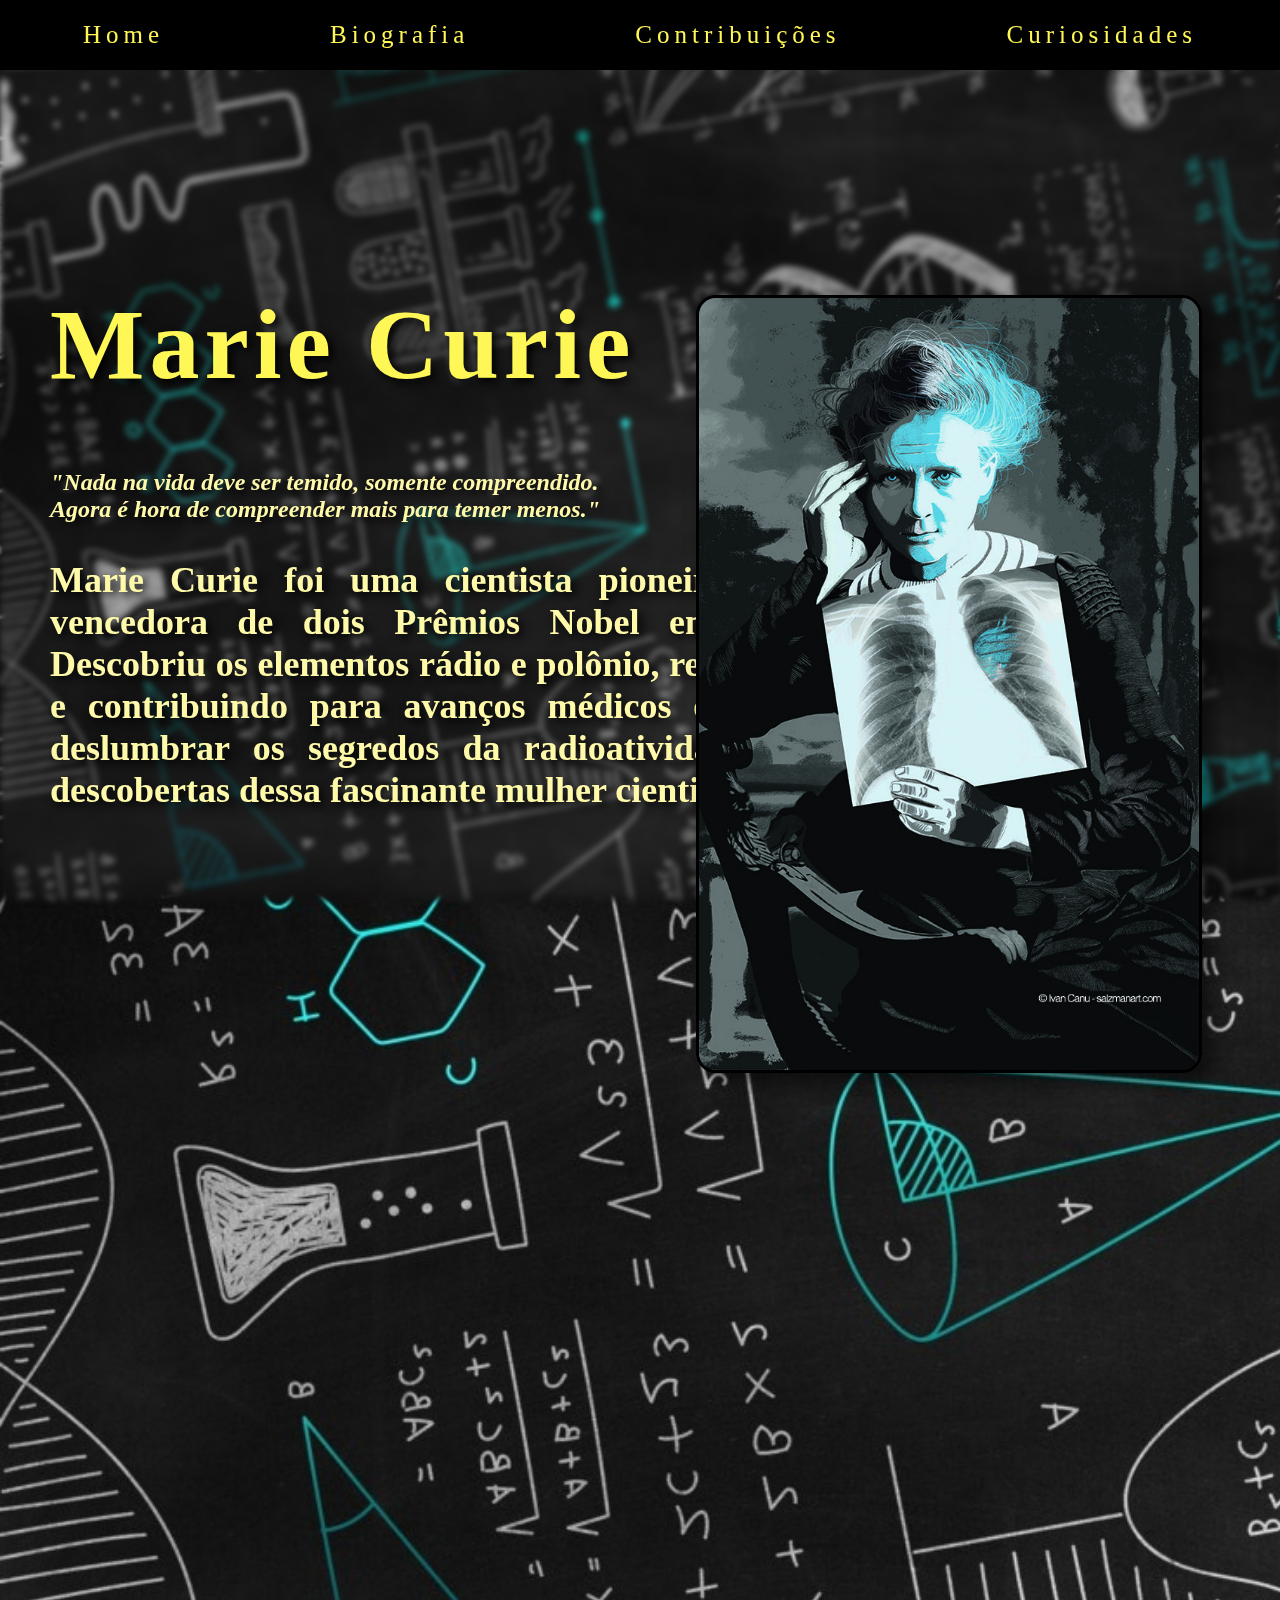
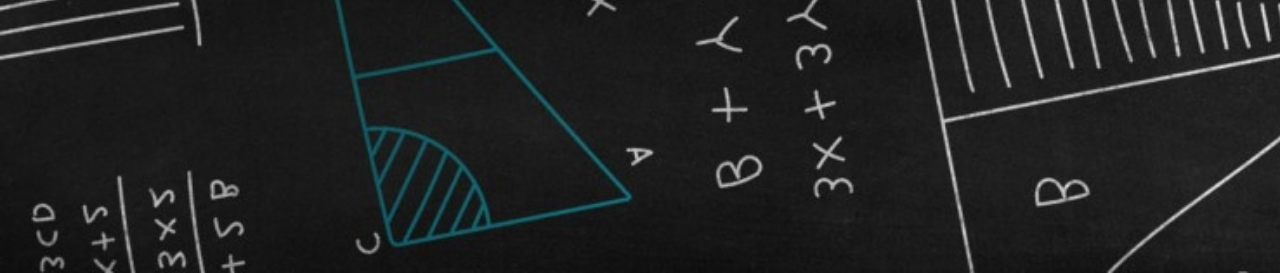
<file: index.html>
</html>
<!DOCTYPE html>
<html lang="en">
<head>
    <meta charset="UTF-8">
    <meta name="viewport" content="width=device-width, initial-scale=1.0">
    <title>Biografia - Marie Curie</title>
    <style>
        body {
            background-image: url('IMG/quimica3.jpg'); 
            background-size: cover; 
            background-repeat: no-repeat; 
            margin: 0;
            padding: 0;
            overflow: hidden;
        }
        
        body::before {
            content: "";
            position: fixed;
            top: 0;
            left: 0;
            width: 100%;
            height: 100%;
            background-image: url('IMG/quimica3.jpg');
            background-size: cover;
            background-repeat: no-repeat;
            filter: blur(3px); /* Desfoque no fundo */
            z-index: -1;
        }
        
        header {
            height: 70px;
            width: 100%;
            background-color: #000000;
            display: flex;
            justify-content: space-around;
            align-items: center;
        }
        
        header a {
            font-size: 25px;
            letter-spacing: 5px;
            color: #FFF755;
            text-decoration: none;
            transition: transform 0.2s ease;
            font-family: 'Times New Roman', Times, serif;
        }
        
        header a:hover {
            transform: scale(1.2);
        }
        
        #container {
            width: 90%;
            height: 50%;
            padding: 50px;
            position: relative;
            top: 100px;
        }
        
        #container #titulo {
            font-size: 100px;
            font-weight: bold;
            letter-spacing: 5px;
            font-family: 'Times New Roman', Times, serif;
            color: #FFF755;
            text-shadow: 4px 4px 10px rgba(0, 0, 0, 1); }
        
        #container #texto {
            width: 1000px;
            height: 600px;
            color: #fffaaa;
            font-size: 36px;
            font-family: 'Times New Roman', Times, serif;
            text-align: justify;
            text-shadow: 4px 4px 10px rgba(0, 0, 0, 1); 
            font-weight: bold;}
            
        
        #container #frase {
            font-size: 24px;
            color: #fffaaa;
            text-shadow: 4px 4px 10px rgba(0, 0, 0, 1); 
            font-weight: bold ;}
            
        
        #marie-curie {
            float: right;
            position: relative;
            bottom: 900px;
            border: solid;
            border-color: #000000;
            border-radius: 20px;
            box-shadow: 10px 10px 20px rgba(0, 0, 0, 0.5);
            height: auto;
            width: 500px;
        }        
    </style>
</head>
<body>
    <header>
        <a href="index.html">Home</a>
        <a href="pages/biografia.html">Biografia</a>
        <a href="pages/obras.html">Contribuições</a>
        <a href="pages/curiosidades.html">Curiosidades</a>
    </header>
    <main>
        <div id="container">
            <h1 id="titulo">Marie Curie</h1>
            <p id="frase"> 
                <i>"Nada na vida deve ser temido, somente compreendido. <br>
                    Agora é hora de compreender mais para temer menos."</i>
            </p>
            <p id="texto">
                Marie Curie foi uma cientista pioneira na radioatividade, 
                vencedora de dois Prêmios Nobel em Física e Química. 
                Descobriu os elementos rádio e polônio, 
                revolucionando a ciência e contribuindo para avanços médicos e tecnológicos. 
                Vamos deslumbrar os segredos da radioatividade, 
                e contemplar as descobertas dessa fascinante mulher cientista? 
            </p>
            <img id="marie-curie" src="IMG/marie-principal.jpg">
        </div>
    </main>
</body>
</html>
</file>
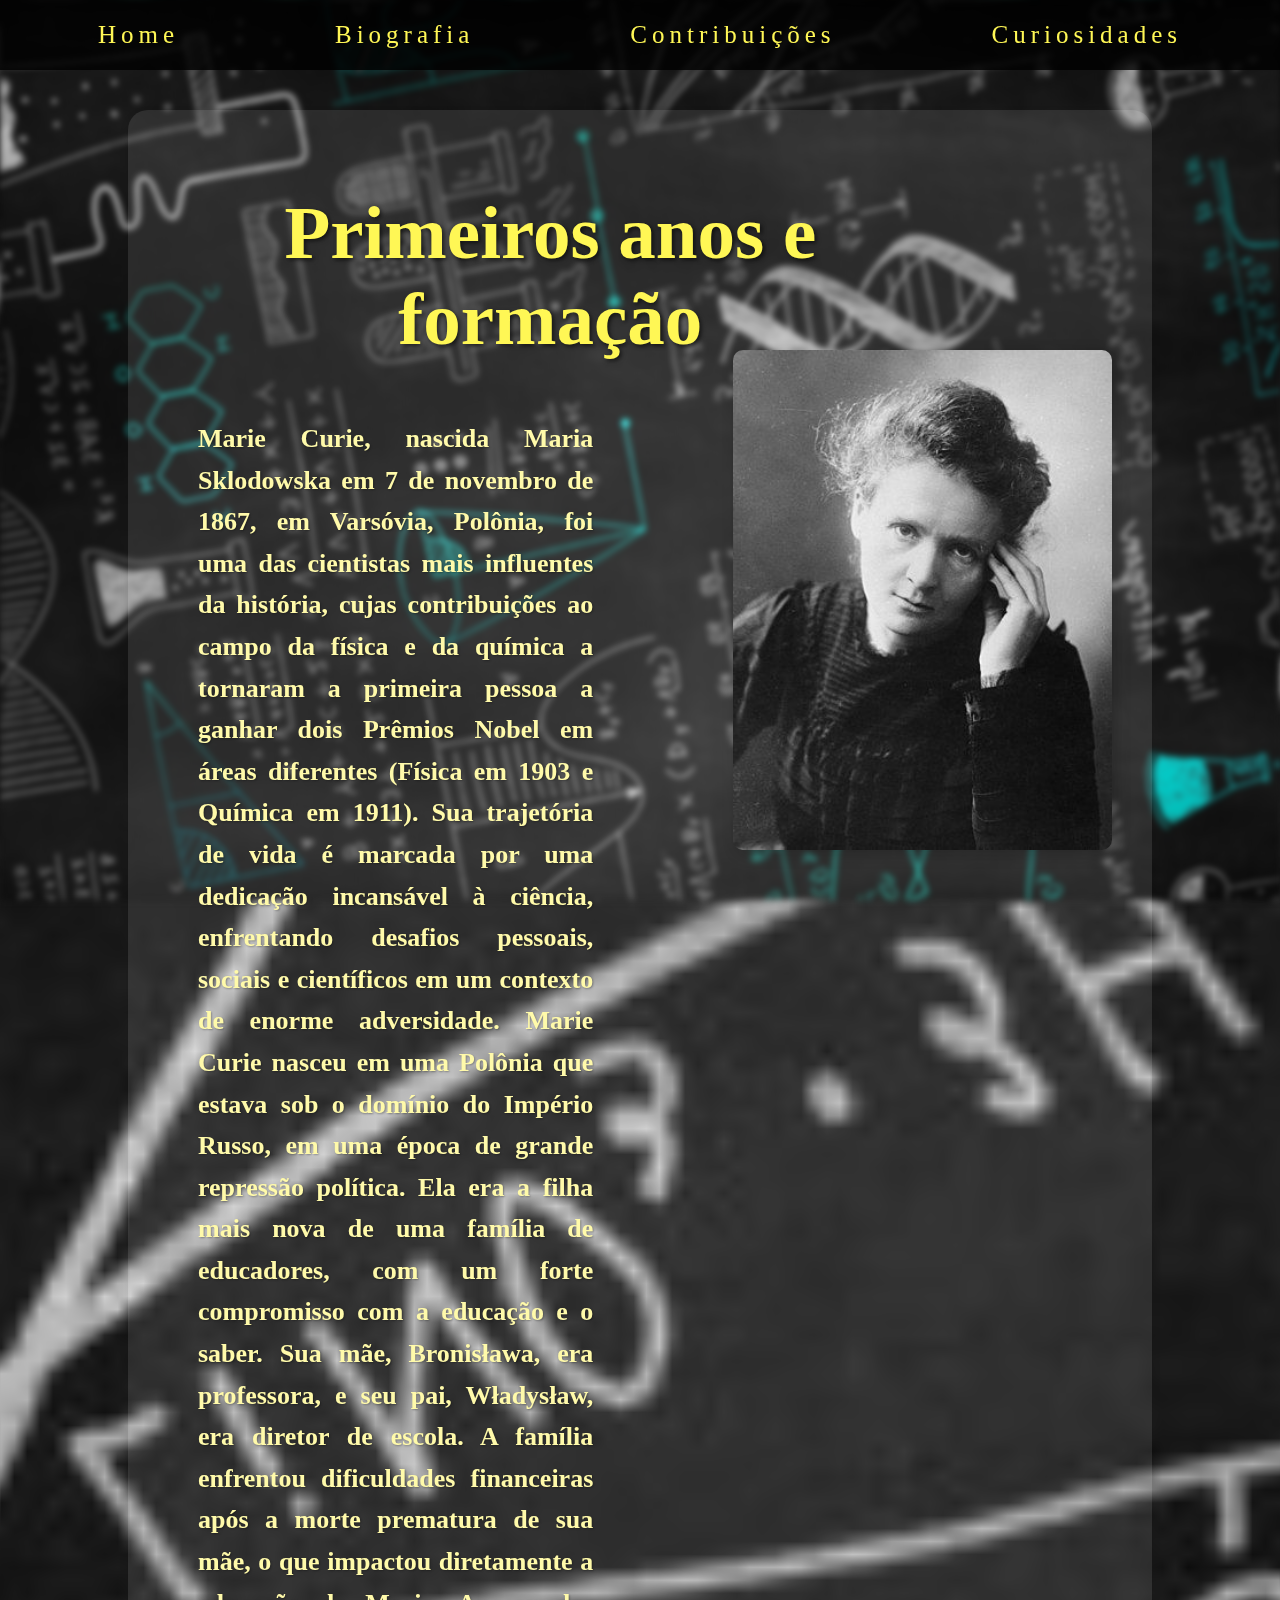
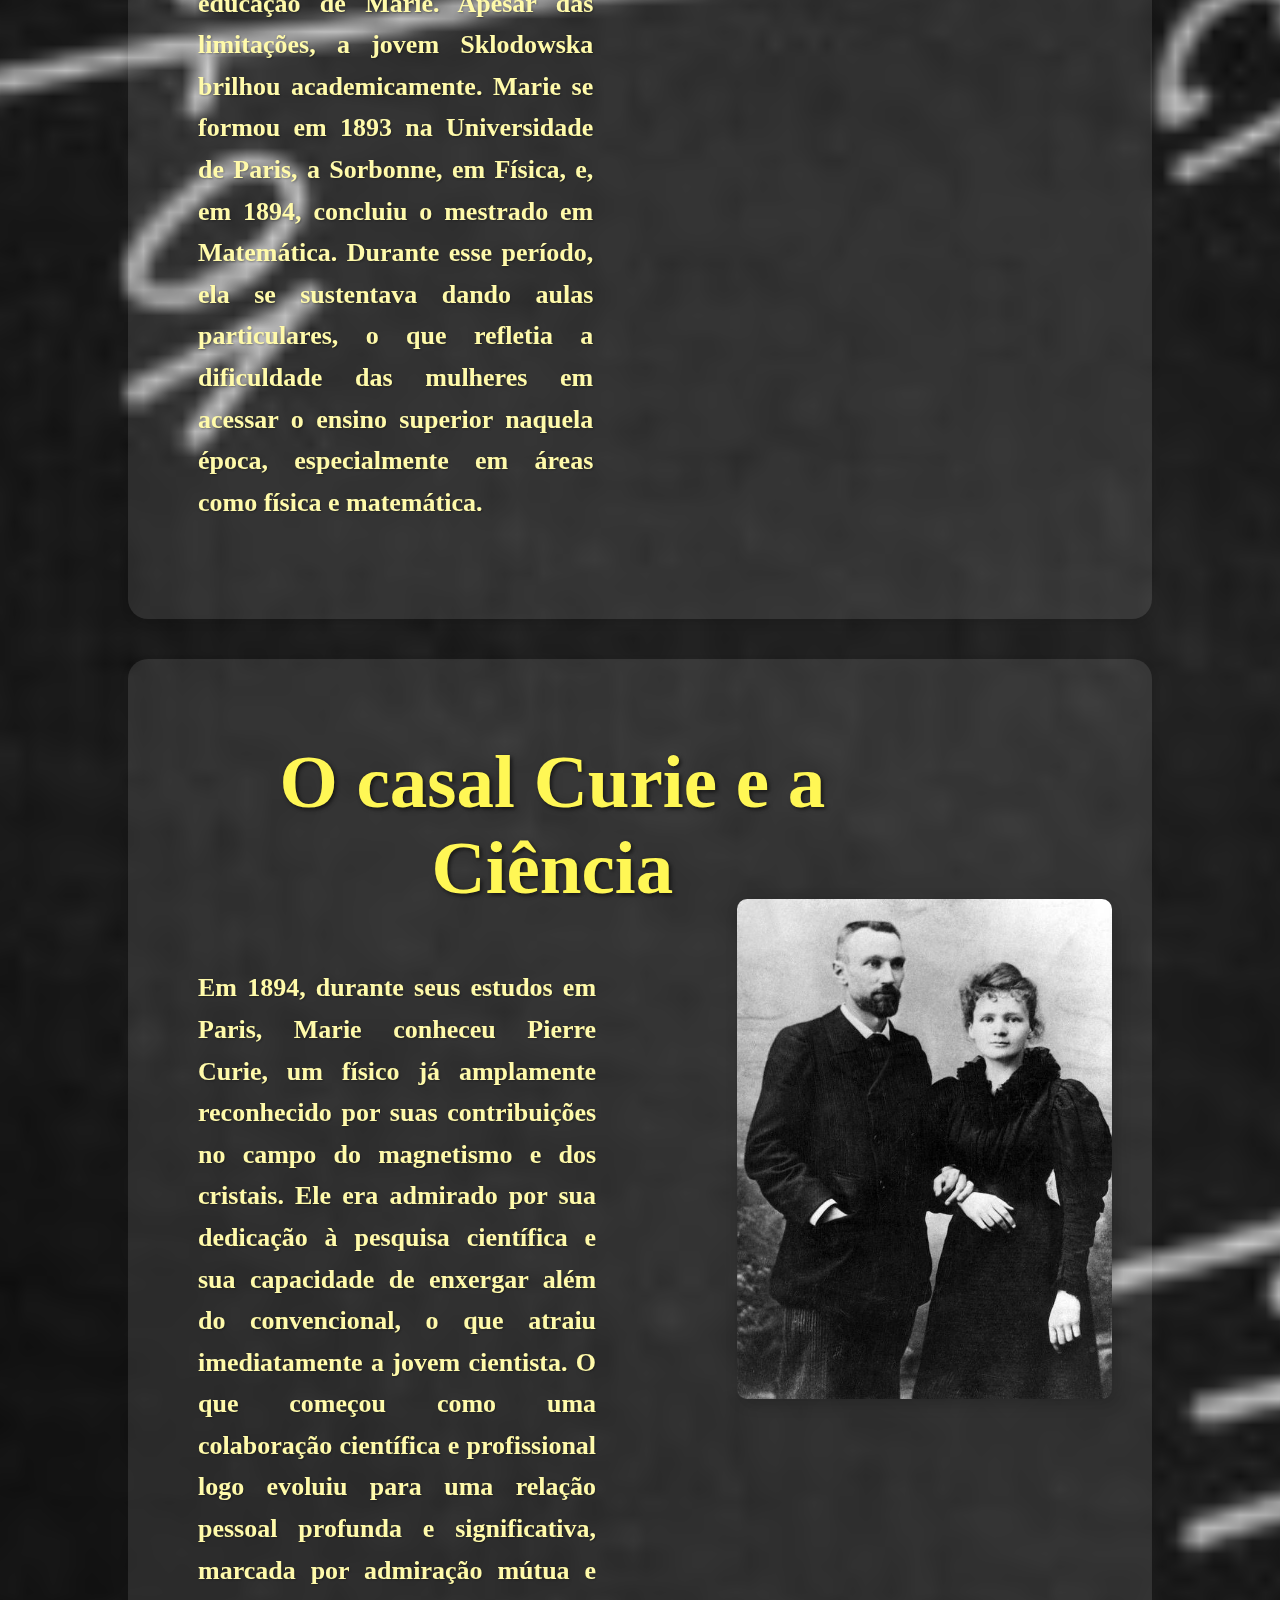
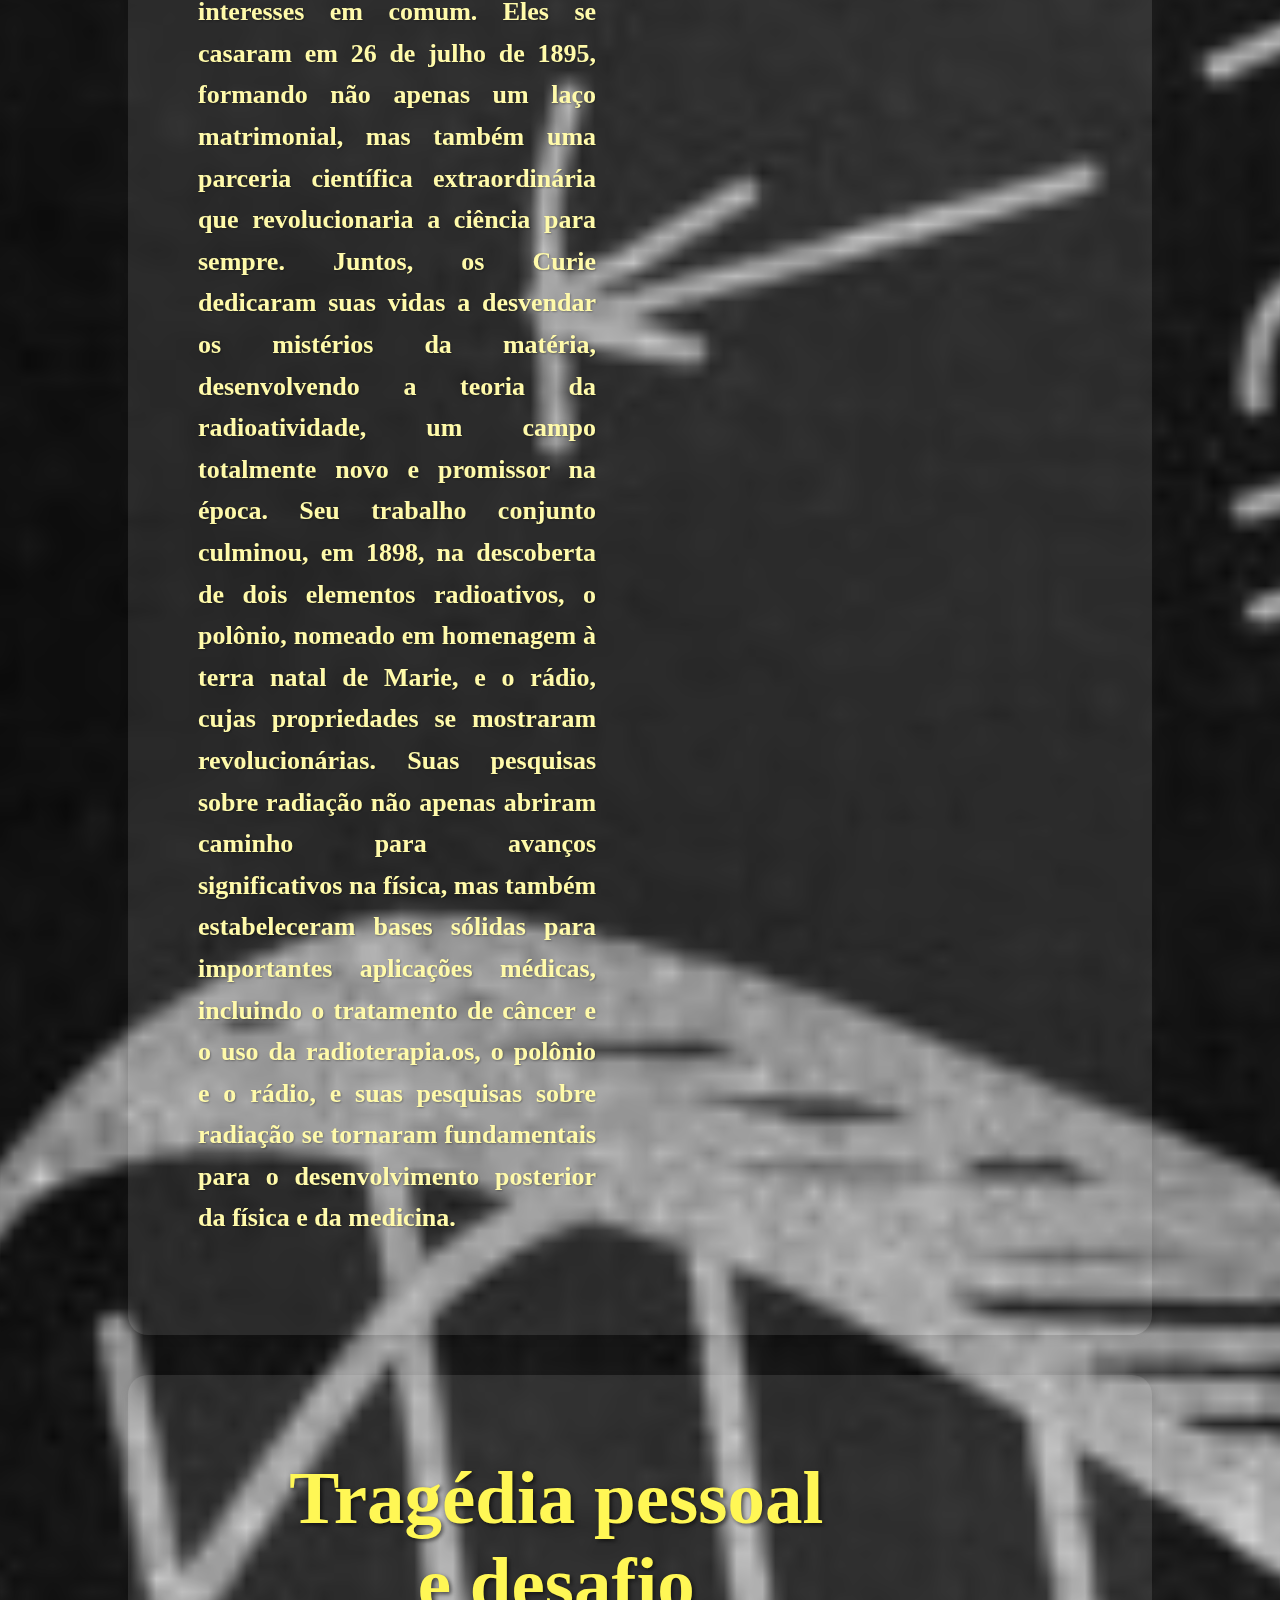
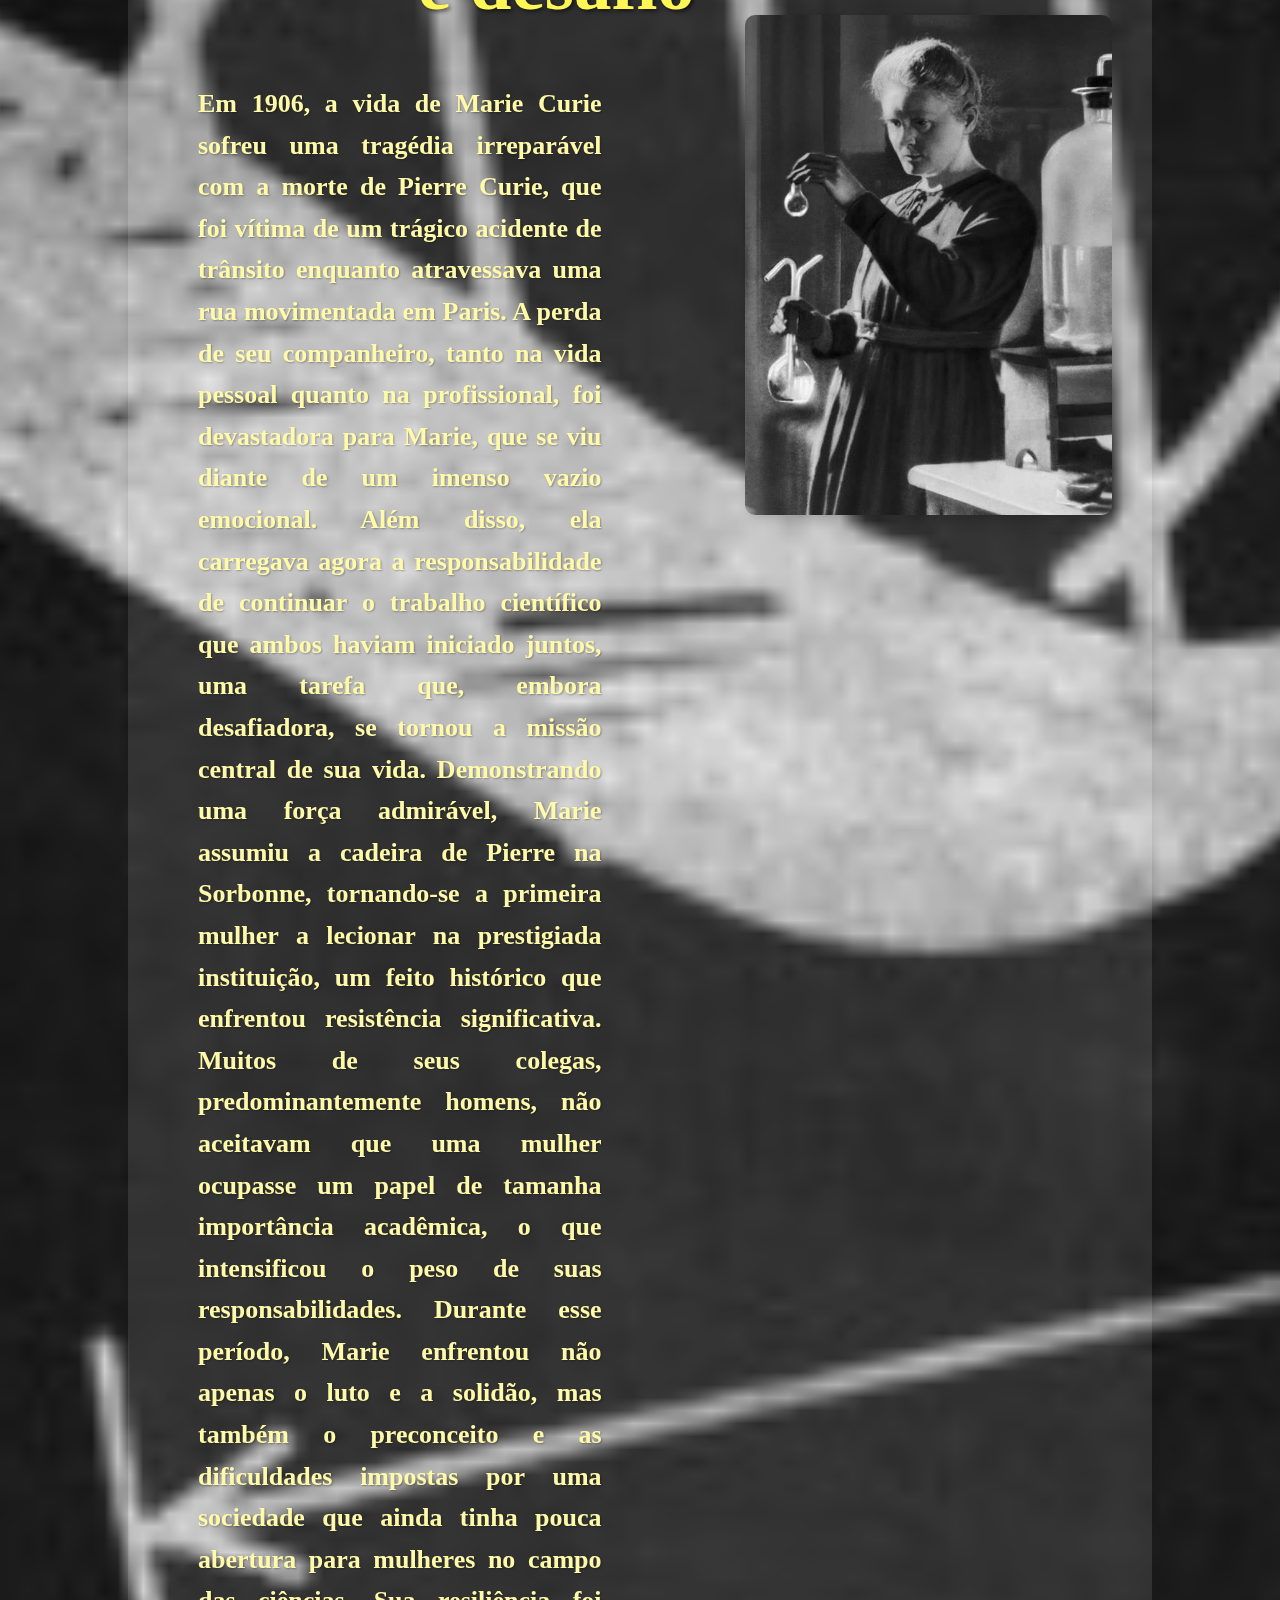
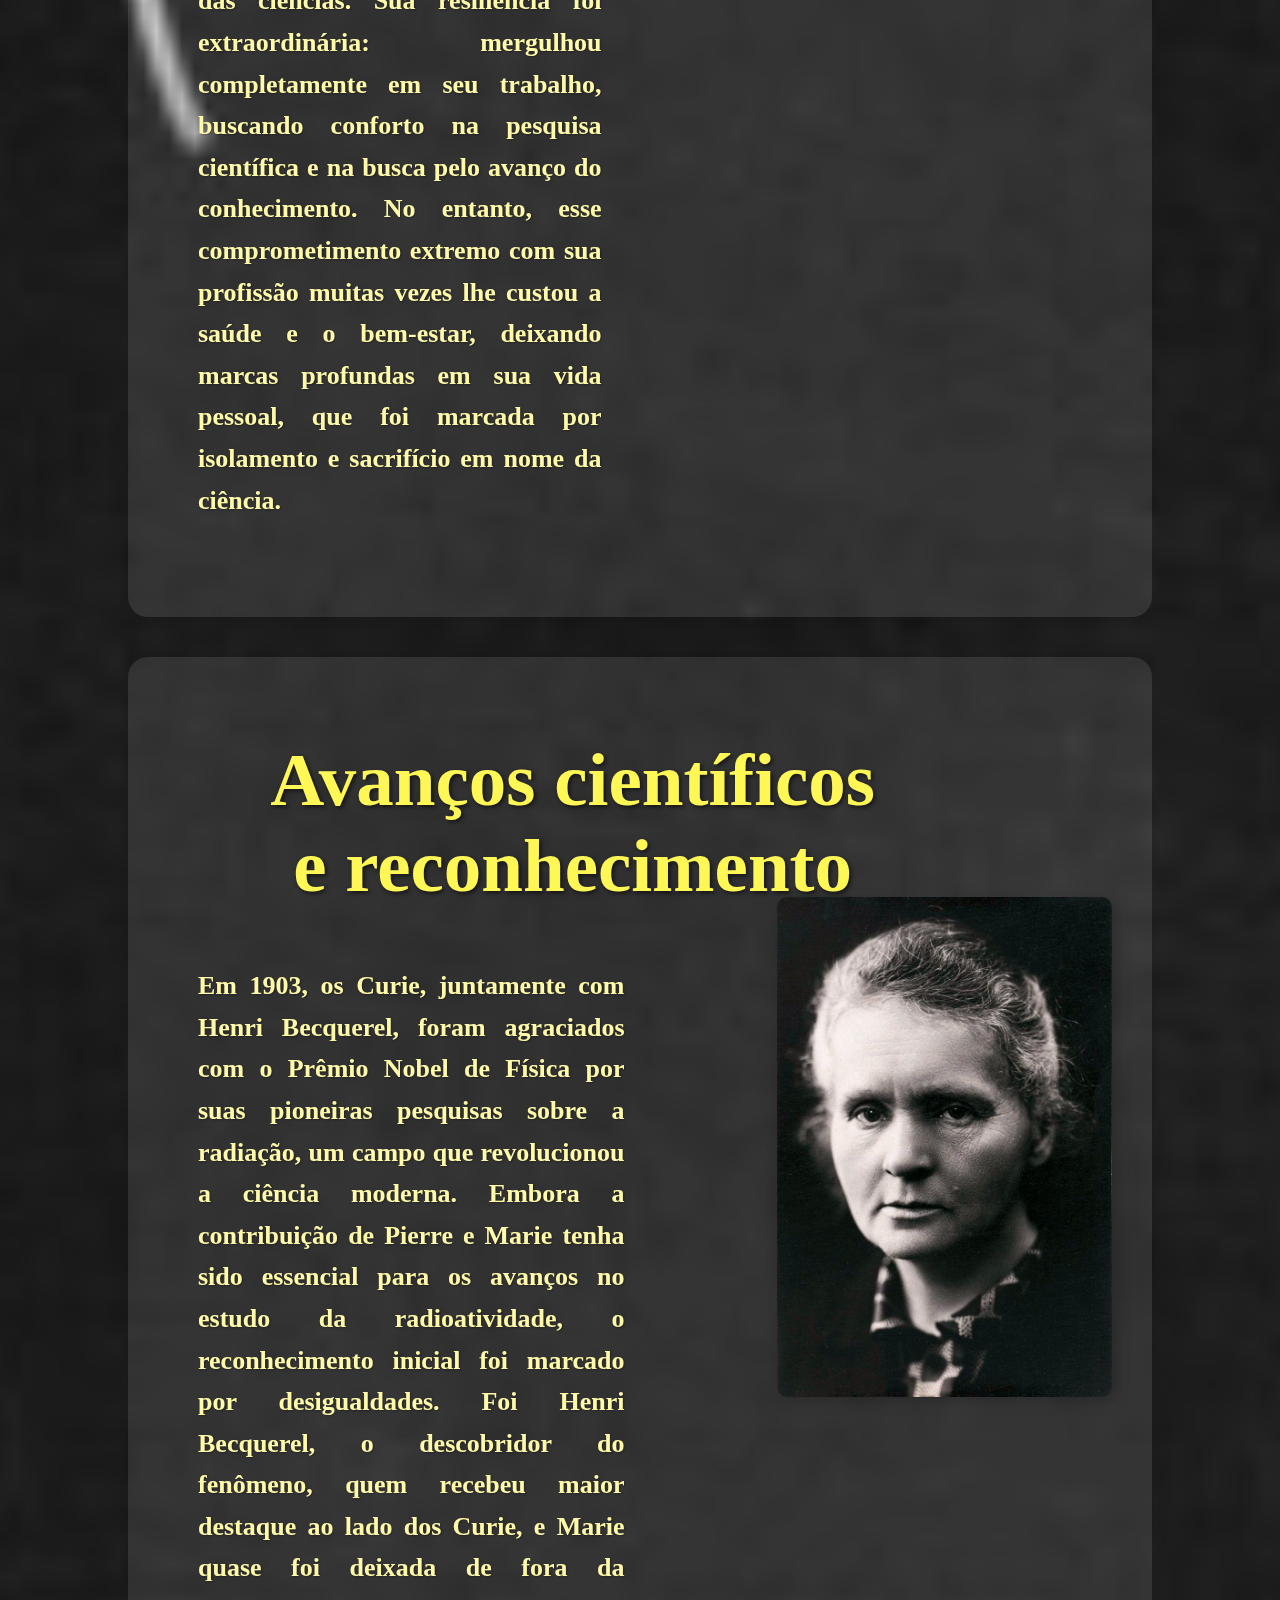
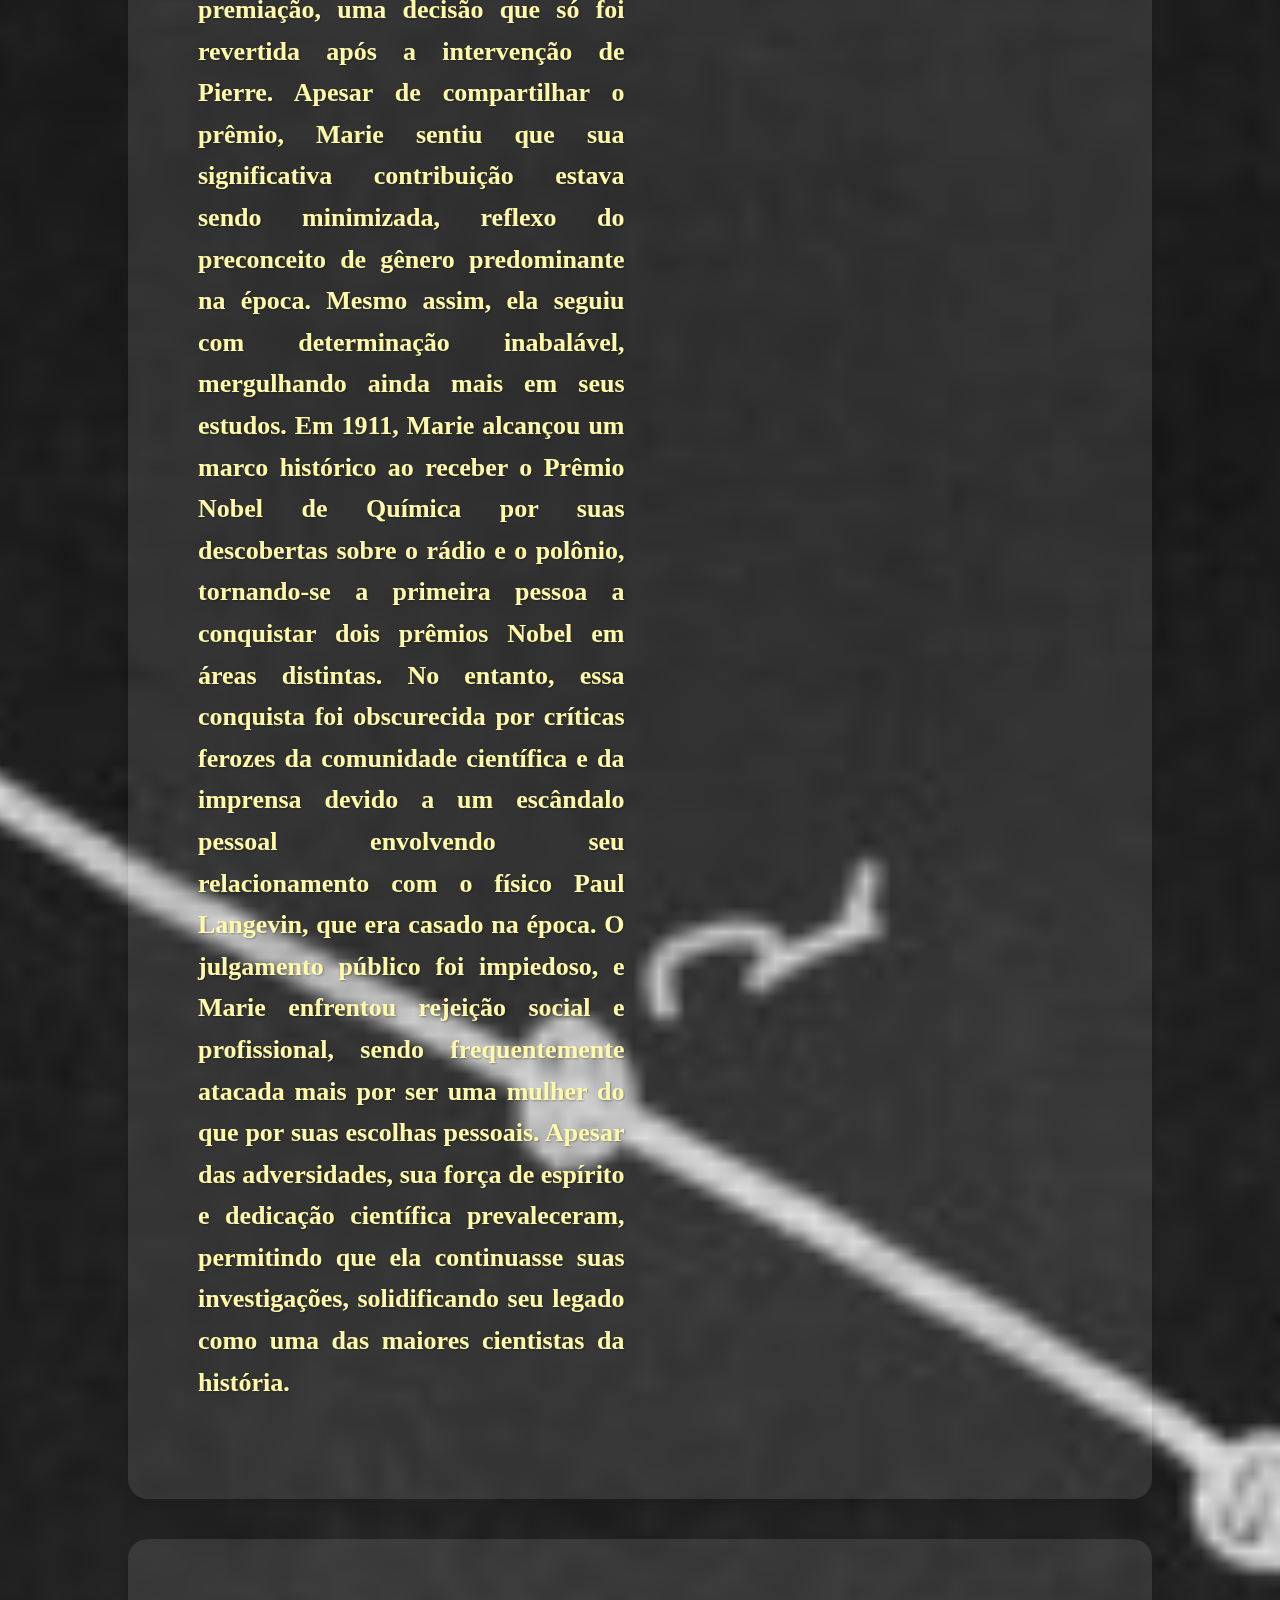
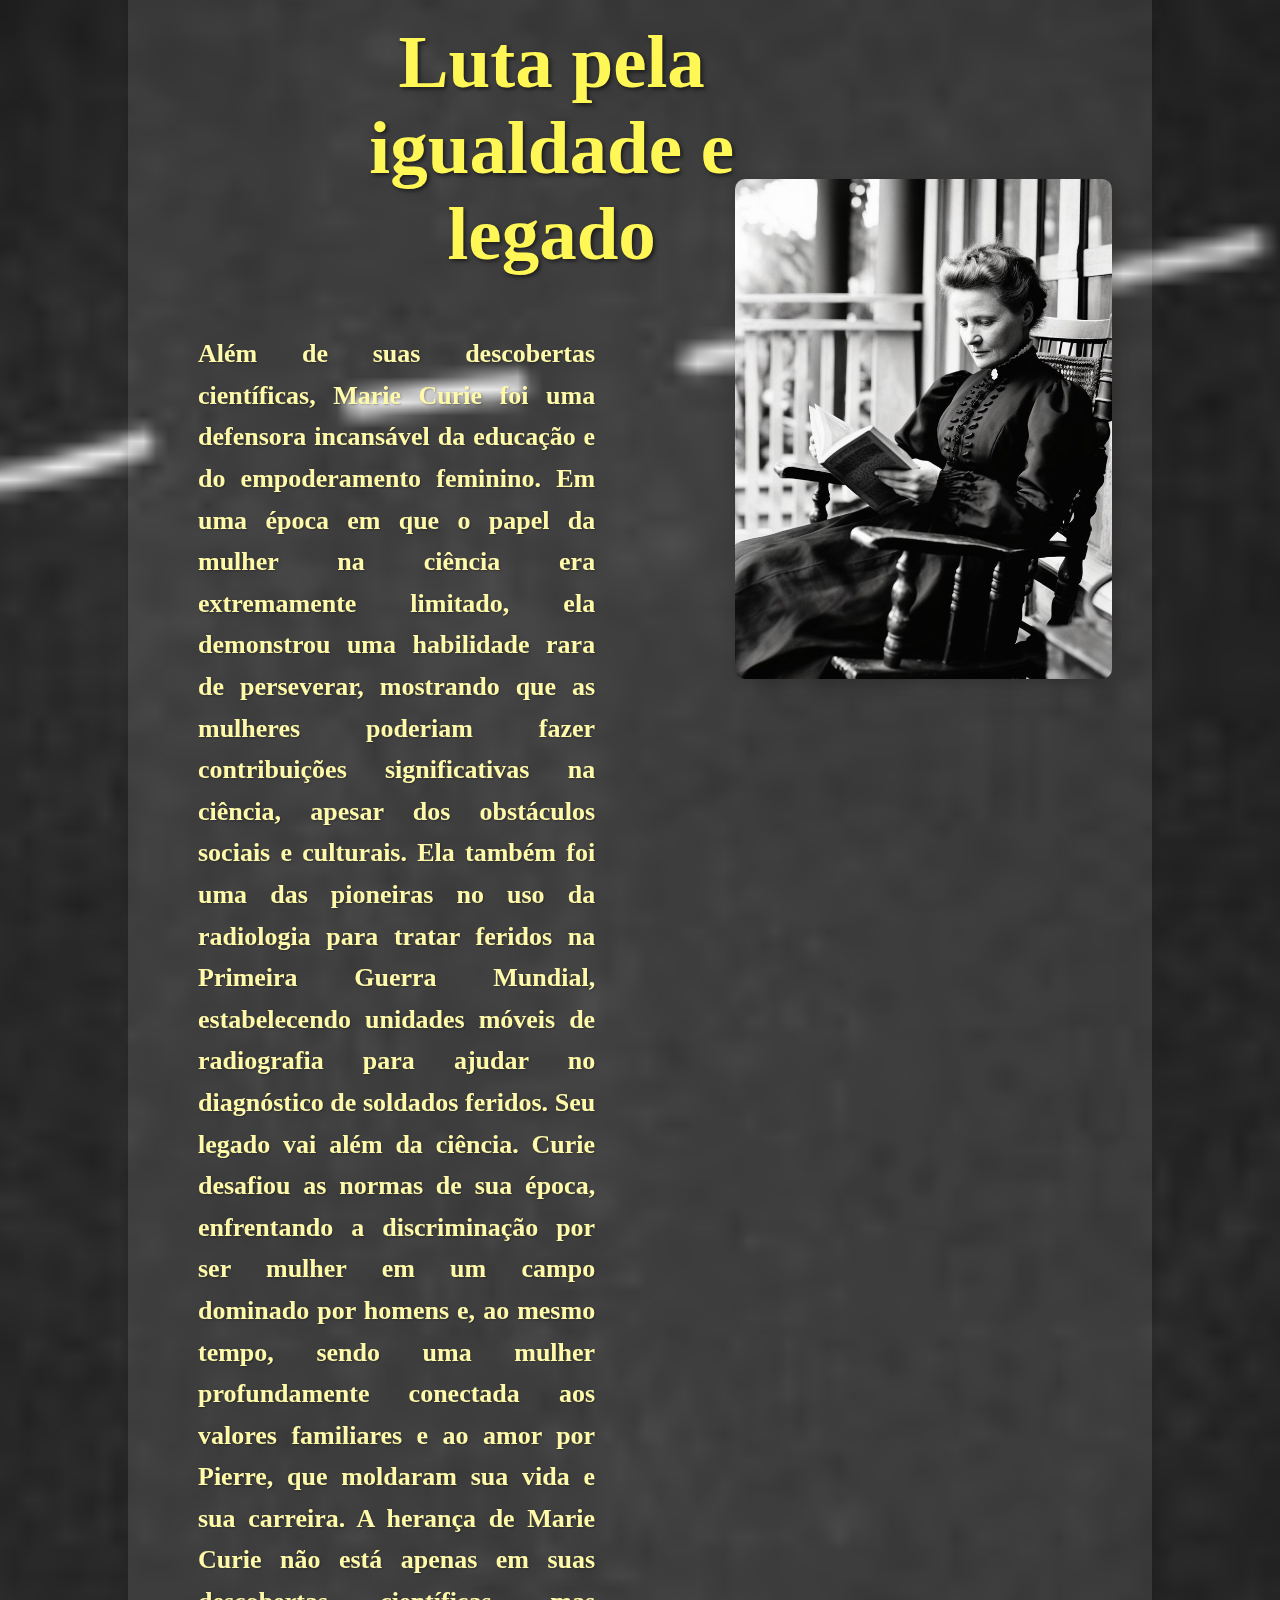
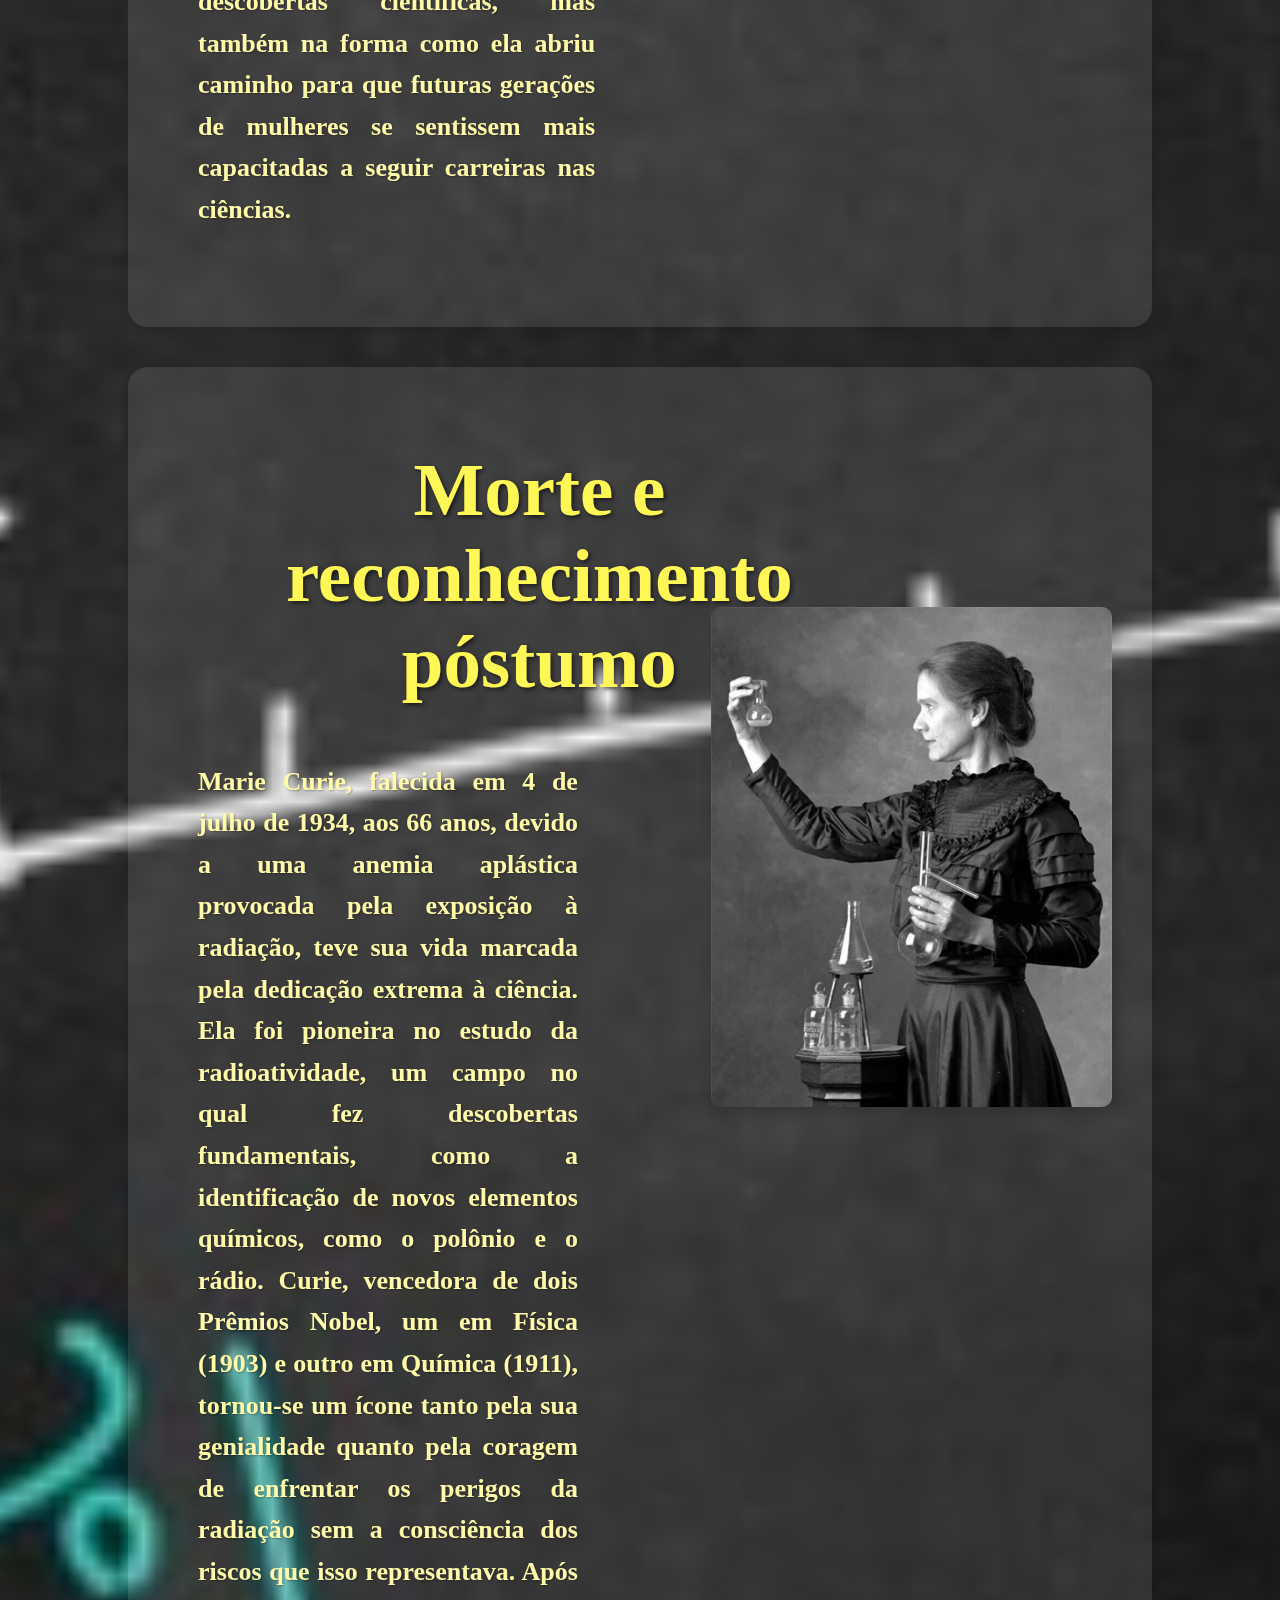
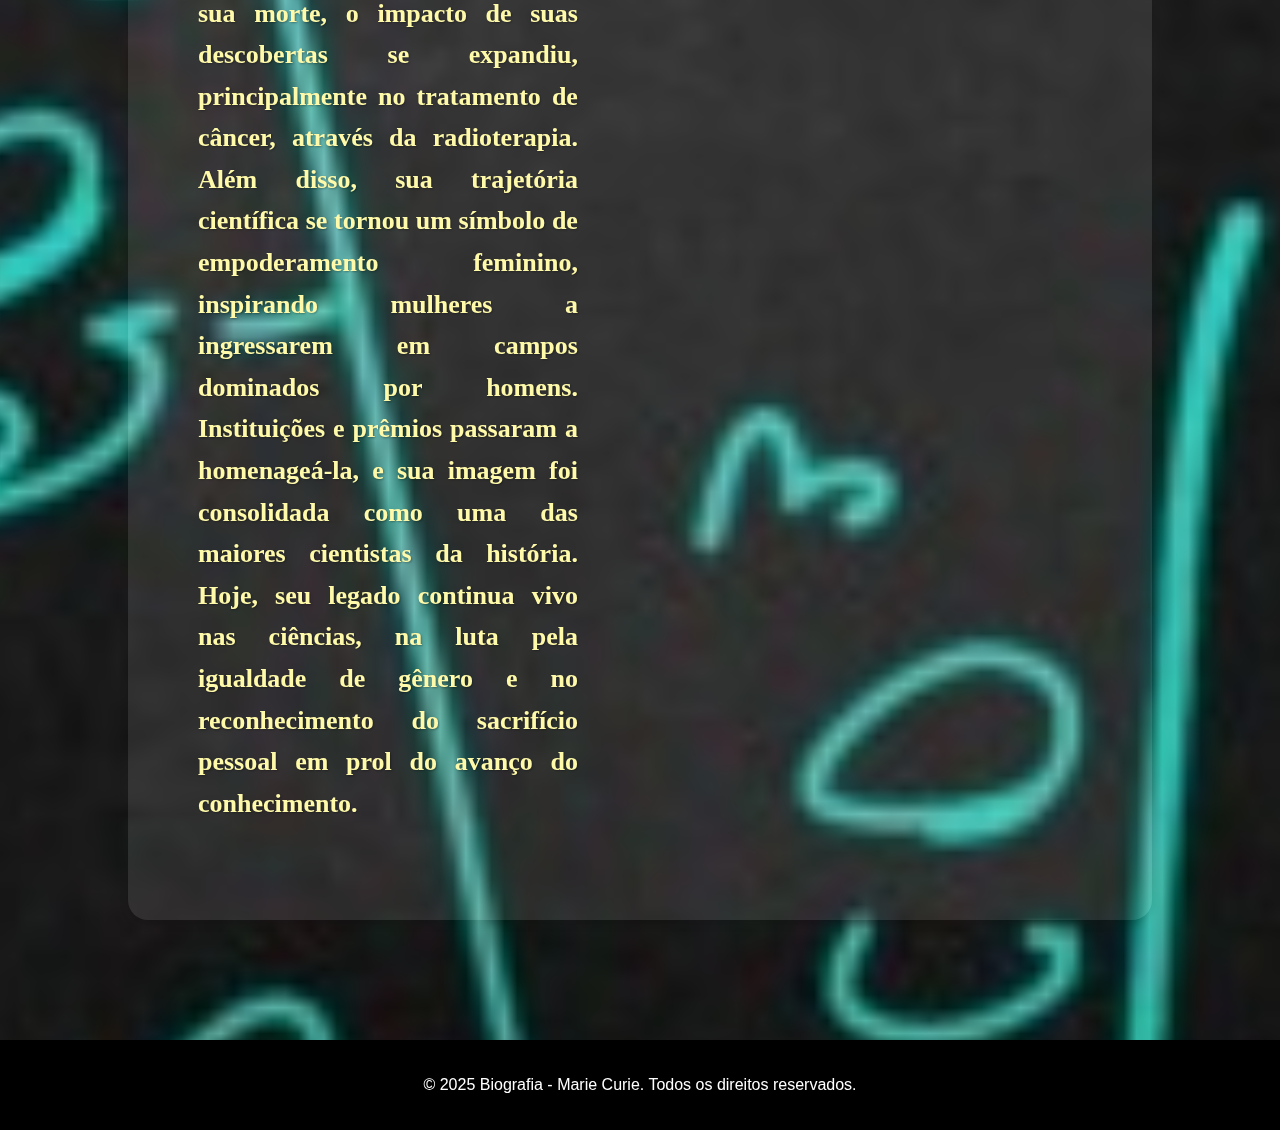
<file: pages/biografia.html>
<!DOCTYPE html>
<html lang="pt-br">
<head>
    <meta charset="UTF-8">
    <meta name="viewport" content="width=device-width, initial-scale=1.0">
    <title>Biografia - Marie Curie</title>
    <style>
        body {
            background-image: url("../IMG/quimica3.jpg");
            background-size: cover;
            background-position: center;
            margin: 0;
            padding: 0;
            overflow-x: hidden;
            font-family: 'Arial', sans-serif;
        }
        
        body::before {
            content: "";
            position: fixed;
            top: 0;
            left: 0;
            width: 100%;
            height: 100%;
            background-image: url('../IMG/quimica3.jpg');
            background-size: cover;
            background-repeat: no-repeat;
            filter: blur(3px);
            z-index: -1;
        }
        
        header {
            height: 70px;
            background-color: rgba(0, 0, 0, 0.8);
            display: flex;
            justify-content: space-around;
            align-items: center;
            color: white;
            padding: 0 20px;
        }
        
        
        header a {
                font-size: 25px;
                letter-spacing: 5px;
                color: #FFF755;
                text-decoration: none;
                transition: transform 0.2s ease;
                font-family: 'Times New Roman', Times, serif;
        }
    
        
        header a:hover {
            transform: scale(1.1);
        }
        
        h1 {
            color: #FFF755;
            font-size: 100px;
            text-align: center;
            margin-top: 40px;
            font-weight: bold;
            text-shadow: 3px 3px 5px rgba(0, 0, 0, 0.5); /* Sombra no título */
        }
        
        main {
            padding: 40px 10%;
        }
        
        #texto1, #texto2, #texto3, #texto4, #texto5, #texto6 {
            background-color: rgba(255, 255, 255, 0.1); /* Mais opaco */
            padding: 40px;
            margin-bottom: 40px;
            border-radius: 20px;
            box-shadow: 0 4px 10px rgba(0, 0, 0, 0.1);
            display: flex;
            flex-direction: row;
            justify-content: space-between;
        }
        
        #texto1 h1, #texto2 h1, #texto3 h1, #texto4 h1, #texto5 h1, #texto6 h1 {
            font-size: 75px;
            font-family: 'Times New Roman', Times, serif;
            font-weight: bold;
            color: #FFF755;
            margin-bottom: 20px;
            position: relative;
            left: 100px;
            text-shadow: 2px 2px 4px rgba(0, 0, 0, 0.6); /* Sombra no título das seções */
        }
        
        #texto1 p, #texto2 p, #texto3 p, #texto4 p, #texto5 p, #texto6 p {
            color: #FFFAAA;
            font-size: 26px;
            font-family: 'Times New Roman', Times, serif;
            font-weight: bold;
            line-height: 1.6;
            text-align: justify;
            width: 70%;
            padding: 30px;
            text-shadow: 1px 1px 2px rgba(0, 0, 0, 0.3); /* Sombra no texto */
        }
        
        img {
            width: 350;
            height: 500px;
            border-radius: 10px;
            box-shadow: 4px 4px 15px rgba(0, 0, 0, 0.2);
            position: relative;
            top: 200px;
        }
        
        #casal-curie {
            width: 100%;
        }
        
        footer {
            text-align: center;
            padding: 20px;
            background-color: #000000;
            color: white;
            font-size: 16px;
            margin-top: 40px;
        }
        
    </style>
</head>
<body>
    <header>
        <a href="../index.html">Home</a>
        <a href="biografia.html">Biografia</a>
        <a href="obras.html">Contribuições</a>
        <a href="curiosidades.html">Curiosidades</a>
    </header>

    <main>
        <div id="texto1">
            <div>
                <h1>Primeiros anos e formação</h1>
                <p>Marie Curie, nascida Maria Sklodowska em 7 de novembro de 1867, em Varsóvia, Polônia, foi uma das cientistas mais influentes da história, 
                    cujas contribuições ao campo da física e da química a tornaram a primeira pessoa a ganhar dois Prêmios Nobel em áreas diferentes (Física em 1903 e Química em 1911). 
                     Sua trajetória de vida é marcada por uma dedicação incansável à ciência, enfrentando desafios pessoais, sociais e científicos em um contexto de enorme adversidade. 
                    Marie Curie nasceu em uma Polônia que estava sob o domínio do Império Russo, em uma época de grande repressão política. Ela era a filha mais nova de uma família de educadores, 
                    com um forte compromisso com a educação e o saber. Sua mãe, Bronisława, era professora, e seu pai, Władysław, era diretor de escola. 
                    A família enfrentou dificuldades financeiras após a morte prematura de sua mãe, o que impactou diretamente a educação de Marie. Apesar das limitações, a jovem Sklodowska brilhou academicamente.  
                    Marie se formou em 1893 na Universidade de Paris, a Sorbonne, em Física, e, em 1894, concluiu o mestrado em Matemática. Durante esse período, ela se sustentava dando aulas particulares, 
                    o que refletia a dificuldade das mulheres em acessar o ensino superior naquela época, especialmente em áreas como física e matemática.
                </p>
            </div>
            <img src="../IMG/Marie2.jpg" alt="Marie Curie jovem">
        </div>

        <div id="texto2">
            <div>
                <h1>O casal Curie e a Ciência</h1>
                <p>Em 1894, durante seus estudos em Paris, Marie conheceu Pierre Curie, um físico já amplamente reconhecido por suas contribuições no campo do magnetismo e dos cristais. Ele era admirado por sua dedicação à pesquisa científica e sua capacidade de enxergar além do convencional, o que atraiu imediatamente a jovem cientista. O que começou como uma colaboração científica e profissional logo evoluiu para uma relação pessoal profunda e significativa, marcada por admiração mútua e interesses em comum. Eles se casaram em 26 de julho de 1895, formando não apenas um laço matrimonial, mas também uma parceria científica extraordinária que revolucionaria a ciência para sempre. Juntos, os Curie dedicaram suas vidas a desvendar os mistérios da matéria, desenvolvendo a teoria da radioatividade, um campo totalmente novo e promissor na época. Seu trabalho conjunto culminou, em 1898, na descoberta de dois elementos radioativos, o polônio, nomeado em homenagem à terra natal de Marie, e o rádio, cujas propriedades se mostraram revolucionárias. Suas pesquisas sobre radiação não apenas abriram caminho para avanços significativos na física, mas também estabeleceram bases sólidas para importantes aplicações médicas, incluindo o tratamento de câncer e o uso da radioterapia.os, o polônio e o rádio, e suas pesquisas sobre radiação se tornaram fundamentais para o desenvolvimento posterior da física e da medicina.
                </p>
            </div>
            <img id="casal-curie" src="../IMG/casalCurie.jpg" alt="Marie e Pierre Curie">
        </div>

        <div id="texto3">
            <div>
                <h1>Tragédia pessoal e desafio</h1>
                <p>Em 1906, a vida de Marie Curie sofreu uma tragédia irreparável com a morte de Pierre Curie, que foi vítima de um trágico acidente de trânsito enquanto atravessava uma rua movimentada em Paris. A perda de seu companheiro, tanto na vida pessoal quanto na profissional, foi devastadora para Marie, que se viu diante de um imenso vazio emocional. Além disso, ela carregava agora a responsabilidade de continuar o trabalho científico que ambos haviam iniciado juntos, uma tarefa que, embora desafiadora, se tornou a missão central de sua vida. Demonstrando uma força admirável, Marie assumiu a cadeira de Pierre na Sorbonne, tornando-se a primeira mulher a lecionar na prestigiada instituição, um feito histórico que enfrentou resistência significativa. Muitos de seus colegas, predominantemente homens, não aceitavam que uma mulher ocupasse um papel de tamanha importância acadêmica, o que intensificou o peso de suas responsabilidades. Durante esse período, Marie enfrentou não apenas o luto e a solidão, mas também o preconceito e as dificuldades impostas por uma sociedade que ainda tinha pouca abertura para mulheres no campo das ciências. Sua resiliência foi extraordinária: mergulhou completamente em seu trabalho, buscando conforto na pesquisa científica e na busca pelo avanço do conhecimento. No entanto, esse comprometimento extremo com sua profissão muitas vezes lhe custou a saúde e o bem-estar, deixando marcas profundas em sua vida pessoal, que foi marcada por isolamento e sacrifício em nome da ciência.
                </p>            
            </div>
            <img src="../IMG/Marie3.jpg" alt="Marie Curie em luto">
        </div>

        <div id="texto4">
            <div>
                <h1>Avanços científicos e reconhecimento</h1>
                <p>
                    Em 1903, os Curie, juntamente com Henri Becquerel, foram agraciados com o Prêmio Nobel de Física por suas pioneiras pesquisas sobre a radiação, um campo que revolucionou a ciência moderna. Embora a contribuição de Pierre e Marie tenha sido essencial para os avanços no estudo da radioatividade, o reconhecimento inicial foi marcado por desigualdades. Foi Henri Becquerel, o descobridor do fenômeno, quem recebeu maior destaque ao lado dos Curie, e Marie quase foi deixada de fora da premiação, uma decisão que só foi revertida após a intervenção de Pierre. Apesar de compartilhar o prêmio, Marie sentiu que sua significativa contribuição estava sendo minimizada, reflexo do preconceito de gênero predominante na época. Mesmo assim, ela seguiu com determinação inabalável, mergulhando ainda mais em seus estudos. Em 1911, Marie alcançou um marco histórico ao receber o Prêmio Nobel de Química por suas descobertas sobre o rádio e o polônio, tornando-se a primeira pessoa a conquistar dois prêmios Nobel em áreas distintas. No entanto, essa conquista foi obscurecida por críticas ferozes da comunidade científica e da imprensa devido a um escândalo pessoal envolvendo seu relacionamento com o físico Paul Langevin, que era casado na época. O julgamento público foi impiedoso, e Marie enfrentou rejeição social e profissional, sendo frequentemente atacada mais por ser uma mulher do que por suas escolhas pessoais. Apesar das adversidades, sua força de espírito e dedicação científica prevaleceram, permitindo que ela continuasse suas investigações, solidificando seu legado como uma das maiores cientistas da história.           
                 </p>
            </div>
            <img src="../IMG/marie4.jpg" alt="Marie Curie em laboratório">
        </div>

        <div id="texto5">
            <div>
                <h1>Luta pela igualdade e legado</h1>
                <p>
                    Além de suas descobertas científicas, Marie Curie foi uma defensora incansável da educação e do empoderamento feminino. Em uma época em que o papel da mulher na ciência era extremamente limitado, ela demonstrou uma habilidade rara de perseverar, mostrando que as mulheres poderiam fazer contribuições significativas na ciência, apesar dos obstáculos sociais e culturais. Ela também foi uma das pioneiras no uso da radiologia para tratar feridos na Primeira Guerra Mundial, estabelecendo unidades móveis de radiografia para ajudar no diagnóstico de soldados feridos.
    
                    Seu legado vai além da ciência. Curie desafiou as normas de sua época, enfrentando a discriminação por ser mulher em um campo dominado por homens e, ao mesmo tempo, sendo uma mulher profundamente conectada aos valores familiares e ao amor por Pierre, que moldaram sua vida e sua carreira. A herança de Marie Curie não está apenas em suas descobertas científicas, mas também na forma como ela abriu caminho para que futuras gerações de mulheres se sentissem mais capacitadas a seguir carreiras nas ciências.        
                </p>
            </div>
            <img src="../IMG/marie5.jpg" alt="Marie Curie com medalhas">
        </div>

        <div id="texto6">
            <div>
                <h1>Morte e reconhecimento póstumo</h1>
                <p>
                    Marie Curie, falecida em 4 de julho de 1934, aos 66 anos, devido a uma anemia aplástica provocada pela exposição à radiação, teve sua vida marcada pela dedicação extrema à ciência. Ela foi pioneira no estudo da radioatividade, um campo no qual fez descobertas fundamentais, como a identificação de novos elementos químicos, como o polônio e o rádio. Curie, vencedora de dois Prêmios Nobel, um em Física (1903) e outro em Química (1911), tornou-se um ícone tanto pela sua genialidade quanto pela coragem de enfrentar os perigos da radiação sem a consciência dos riscos que isso representava. Após sua morte, o impacto de suas descobertas se expandiu, principalmente no tratamento de câncer, através da radioterapia. Além disso, sua trajetória científica se tornou um símbolo de empoderamento feminino, inspirando mulheres a ingressarem em campos dominados por homens. Instituições e prêmios passaram a homenageá-la, e sua imagem foi consolidada como uma das maiores cientistas da história. Hoje, seu legado continua vivo nas ciências, na luta pela igualdade de gênero e no reconhecimento do sacrifício pessoal em prol do avanço do conhecimento.            
                </p>  
            </div>
            <img src="../IMG/marie999.jpg" alt="Marie Curie reconhecida mundialmente">
        </div>
    </main>

    <footer>
        <p>© 2025 Biografia - Marie Curie. Todos os direitos reservados.</p>
    </footer>
</body>
</html>
</file>
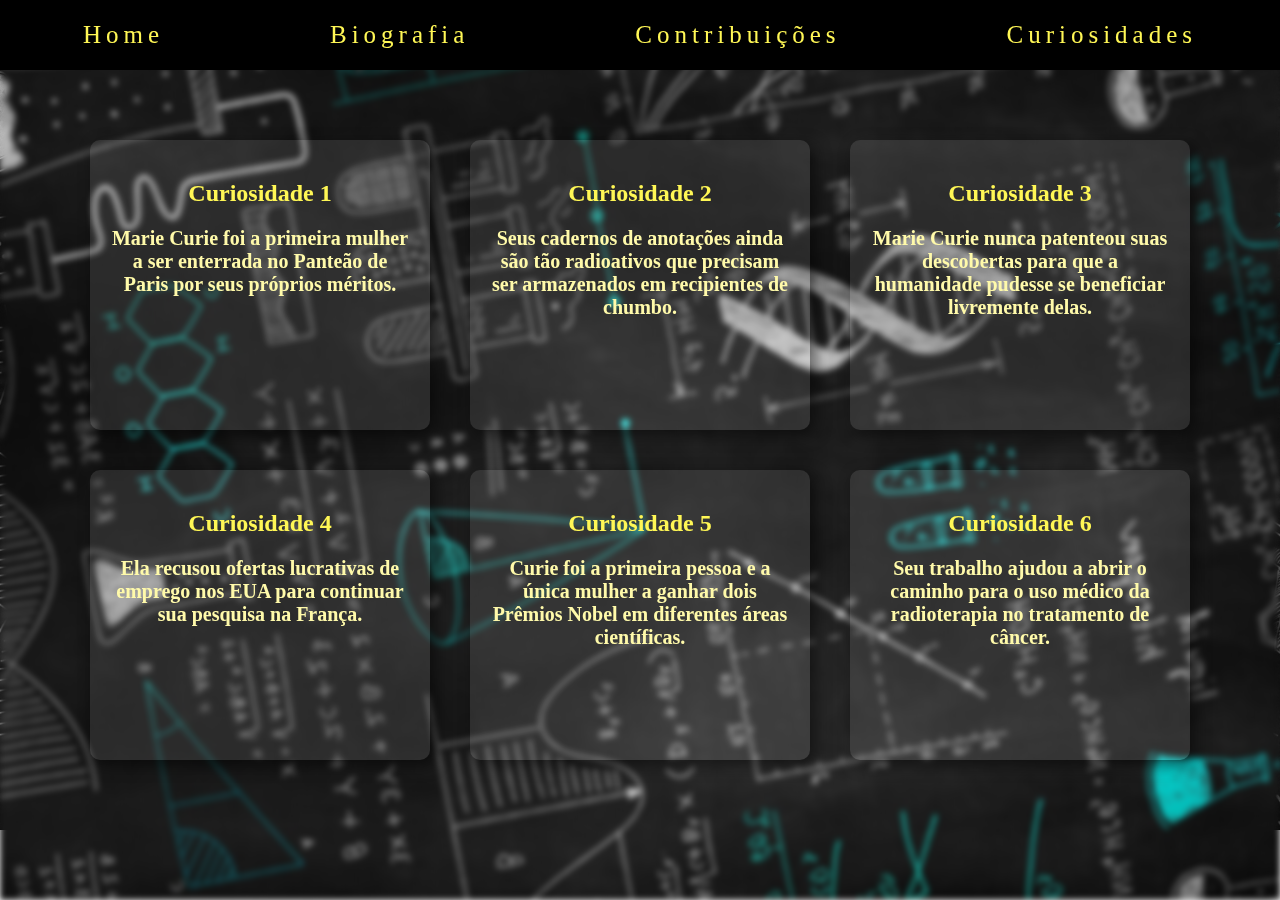
<file: pages/curiosidades.html>
<!DOCTYPE html>
<html lang="en">
<head>
    <meta charset="UTF-8">
    <meta name="viewport" content="width=device-width, initial-scale=1.0">
    <title>Curiosidades - Marie Curie</title>
    <style>
        body {
            background-image: url('../IMG/quimica3.jpg');
            background-size: cover;
            background-repeat: no-repeat;
            margin: 0;
            padding: 0;
            overflow: hidden;
        }

        body::before {
            content: "";
            position: fixed;
            top: 0;
            left: 0;
            width: 100%;
            height: 100%;
            background-image: url('/IMG/quimica3.jpg');
            background-size: cover;
            background-repeat: no-repeat;
            filter: blur(3px);
            z-index: -1;
        }

        header {
            height: 70px;
            width: 100%;
            background-color: #000000;
            display: flex;
            justify-content: space-around;
            align-items: center;
        }

        header a {
            font-size: 25px;
            letter-spacing: 5px;
            color: #FFF755;
            text-decoration: none;
            transition: transform 0.2s ease;
            font-family: 'Times New Roman', Times, serif;

        }

        header a:hover {
            transform: scale(1.2);
        }

        main {
            display: flex;
            flex-wrap: wrap;
            justify-content: center;
            align-items: flex-start;
            padding: 50px;
        }

        .curiosity {
            background-color: rgba(255, 255, 255, 0.1);
            border-radius: 10px;
            box-shadow: 5px 5px 15px rgba(0, 0, 0, 0.5);
            width: 300px;
            height: 250px;
            margin: 20px;
            padding: 20px;
            text-align: center;
            transition: transform 0.3s ease, box-shadow 0.3s ease;
        }

        .curiosity:hover {
            transform: scale(1.05);
            box-shadow: 5px 5px 25px rgba(0, 0, 0, 0.7);
        }

        .curiosity h2 {
            font-size: 24px;
            color: #FFF755;
            margin-bottom: 10px;
            font-weight: bold;
        }

        .curiosity p {
            font-size: 20px;
            color: #FFFAAA;
            font-weight: bold;
        }
    </style>
</head>
<body>
    <header>
        <a href="../index.html">Home</a>
        <a href="biografia.html">Biografia</a>
        <a href="obras.html">Contribuições</a>
        <a href="curiosidades.html">Curiosidades</a>
    </header>
    <main>
        <div class="curiosity">
            <h2>Curiosidade 1</h2>
            <p>Marie Curie foi a primeira mulher a ser enterrada no Panteão de Paris por seus próprios méritos.</p>
        </div>
        <div class="curiosity">
            <h2>Curiosidade 2</h2>
            <p>Seus cadernos de anotações ainda são tão radioativos que precisam ser armazenados em recipientes de chumbo.</p>
        </div>
        <div class="curiosity">
            <h2>Curiosidade 3</h2>
            <p>Marie Curie nunca patenteou suas descobertas para que a humanidade pudesse se beneficiar livremente delas.</p>
        </div>
        <div class="curiosity">
            <h2>Curiosidade 4</h2>
            <p>Ela recusou ofertas lucrativas de emprego nos EUA para continuar sua pesquisa na França.</p>
        </div>
        <div class="curiosity">
            <h2>Curiosidade 5</h2>
            <p>Curie foi a primeira pessoa e a única mulher a ganhar dois Prêmios Nobel em diferentes áreas científicas.</p>
        </div>
        <div class="curiosity">
            <h2>Curiosidade 6</h2>
            <p>Seu trabalho ajudou a abrir o caminho para o uso médico da radioterapia no tratamento de câncer.</p>
        </div>
    </main>
</body>
</html>
</file>
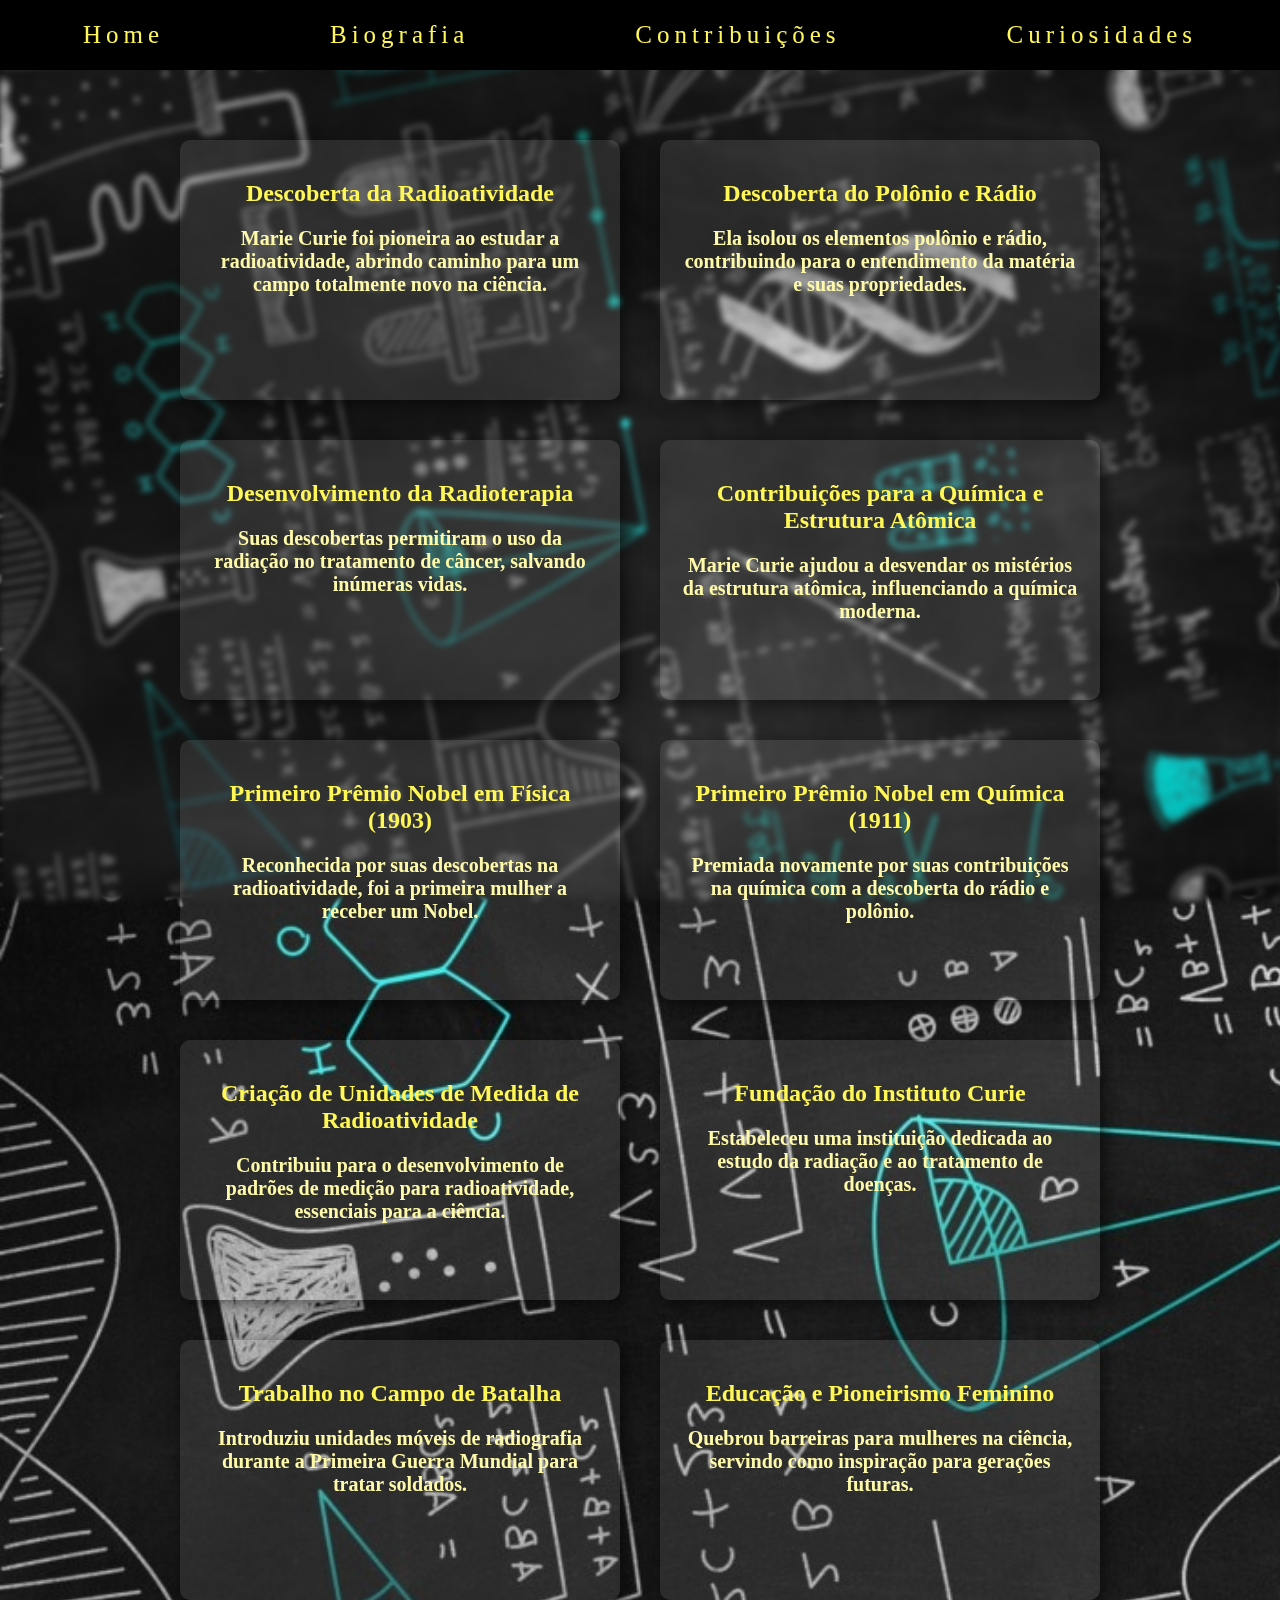
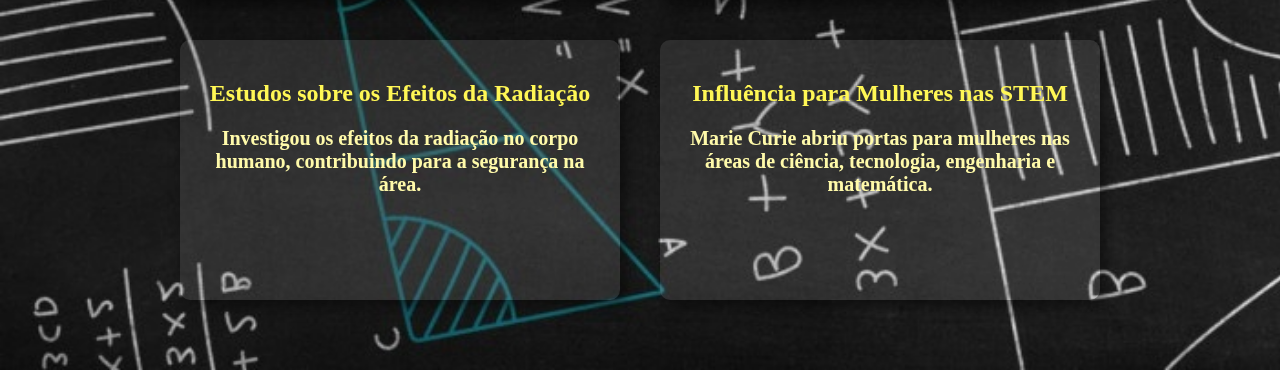
<file: pages/obras.html>
<!DOCTYPE html>
<html lang="en">
<head>
    <meta charset="UTF-8">
    <meta name="viewport" content="width=device-width, initial-scale=1.0">
    <title>Contribuições - Marie Curie</title>
    <style>
        body {
            background-image: url('../IMG/quimica3.jpg'); 
            background-size: cover; 
            background-repeat: no-repeat; 
            margin: 0;
            padding: 0;
        }

        body::before {
            content: "";
            position: fixed;
            top: 0;
            left: 0;
            width: 100%;
            height: 100%;
            background-image: url('/IMG/quimica3.jpg');
            background-size: cover;
            background-repeat: no-repeat;
            filter: blur(3px);
            z-index: -1;
        }

        header {
            height: 70px;
            width: 100%;
            background-color: #000000;
            display: flex;
            justify-content: space-around;
            align-items: center;
        }

        header a {
            font-size: 25px;
            letter-spacing: 5px;
            color: #FFF755;
            text-decoration: none;
            transition: transform 0.2s ease;
            font-family: 'Times New Roman', Times, serif;

        }

        header a:hover {
            transform: scale(1.2);
        }

        main {
            display: flex;
            flex-wrap: wrap;
            justify-content: center;
            align-items: flex-start;
            padding: 50px;
        }

        .contribution {
            background-color: rgba(255, 255, 255, 0.1);
            border-radius: 10px;
            box-shadow: 5px 5px 15px rgba(0, 0, 0, 0.5);
            width: 400px;
            height: 220px;
            margin: 20px;
            padding: 20px;
            text-align: center;
            transition: transform 0.3s ease, box-shadow 0.3s ease;
        }

        .contribution:hover {
            transform: scale(1.05);
            box-shadow: 5px 5px 25px rgba(0, 0, 0, 0.7);
        }

        .contribution h2 {
            font-size: 24px;
            color: #FFF755;
            margin-bottom: 10px;
            font-weight: bold;
        }

        .contribution p {
            font-size: 20px;
            color: #FFFAAA;
            font-weight: bold;
        }
    </style>
</head>
<body>
    <header>
        <a href="../index.html">Home</a>
        <a href="biografia.html">Biografia</a>
        <a href="obras.html">Contribuições</a>
        <a href="curiosidades.html">Curiosidades</a>
    </header>
    <main>
        <div class="contribution">
            <h2>Descoberta da Radioatividade</h2>
            <p>Marie Curie foi pioneira ao estudar a radioatividade, abrindo caminho para um campo totalmente novo na ciência.</p>
        </div>
        <div class="contribution">
            <h2>Descoberta do Polônio e Rádio</h2>
            <p>Ela isolou os elementos polônio e rádio, contribuindo para o entendimento da matéria e suas propriedades.</p>
        </div>
        <div class="contribution">
            <h2>Desenvolvimento da Radioterapia</h2>
            <p>Suas descobertas permitiram o uso da radiação no tratamento de câncer, salvando inúmeras vidas.</p>
        </div>
        <div class="contribution">
            <h2>Contribuições para a Química e Estrutura Atômica</h2>
            <p>Marie Curie ajudou a desvendar os mistérios da estrutura atômica, influenciando a química moderna.</p>
        </div>
        <div class="contribution">
            <h2>Primeiro Prêmio Nobel em Física (1903)</h2>
            <p>Reconhecida por suas descobertas na radioatividade, foi a primeira mulher a receber um Nobel.</p>
        </div>
        <div class="contribution">
            <h2>Primeiro Prêmio Nobel em Química (1911)</h2>
            <p>Premiada novamente por suas contribuições na química com a descoberta do rádio e polônio.</p>
        </div>
        <div class="contribution">
            <h2>Criação de Unidades de Medida de Radioatividade</h2>
            <p>Contribuiu para o desenvolvimento de padrões de medição para radioatividade, essenciais para a ciência.</p>
        </div>
        <div class="contribution">
            <h2>Fundação do Instituto Curie</h2>
            <p>Estabeleceu uma instituição dedicada ao estudo da radiação e ao tratamento de doenças.</p>
        </div>
        <div class="contribution">
            <h2>Trabalho no Campo de Batalha</h2>
            <p>Introduziu unidades móveis de radiografia durante a Primeira Guerra Mundial para tratar soldados.</p>
        </div>
        <div class="contribution">
            <h2>Educação e Pioneirismo Feminino</h2>
            <p>Quebrou barreiras para mulheres na ciência, servindo como inspiração para gerações futuras.</p>
        </div>
        <div class="contribution">
            <h2>Estudos sobre os Efeitos da Radiação</h2>
            <p>Investigou os efeitos da radiação no corpo humano, contribuindo para a segurança na área.</p>
        </div>
        <div class="contribution">
            <h2>Influência para Mulheres nas STEM</h2>
            <p>Marie Curie abriu portas para mulheres nas áreas de ciência, tecnologia, engenharia e matemática.</p>
        </div>
    </main>
</body>
</html>
</file>
